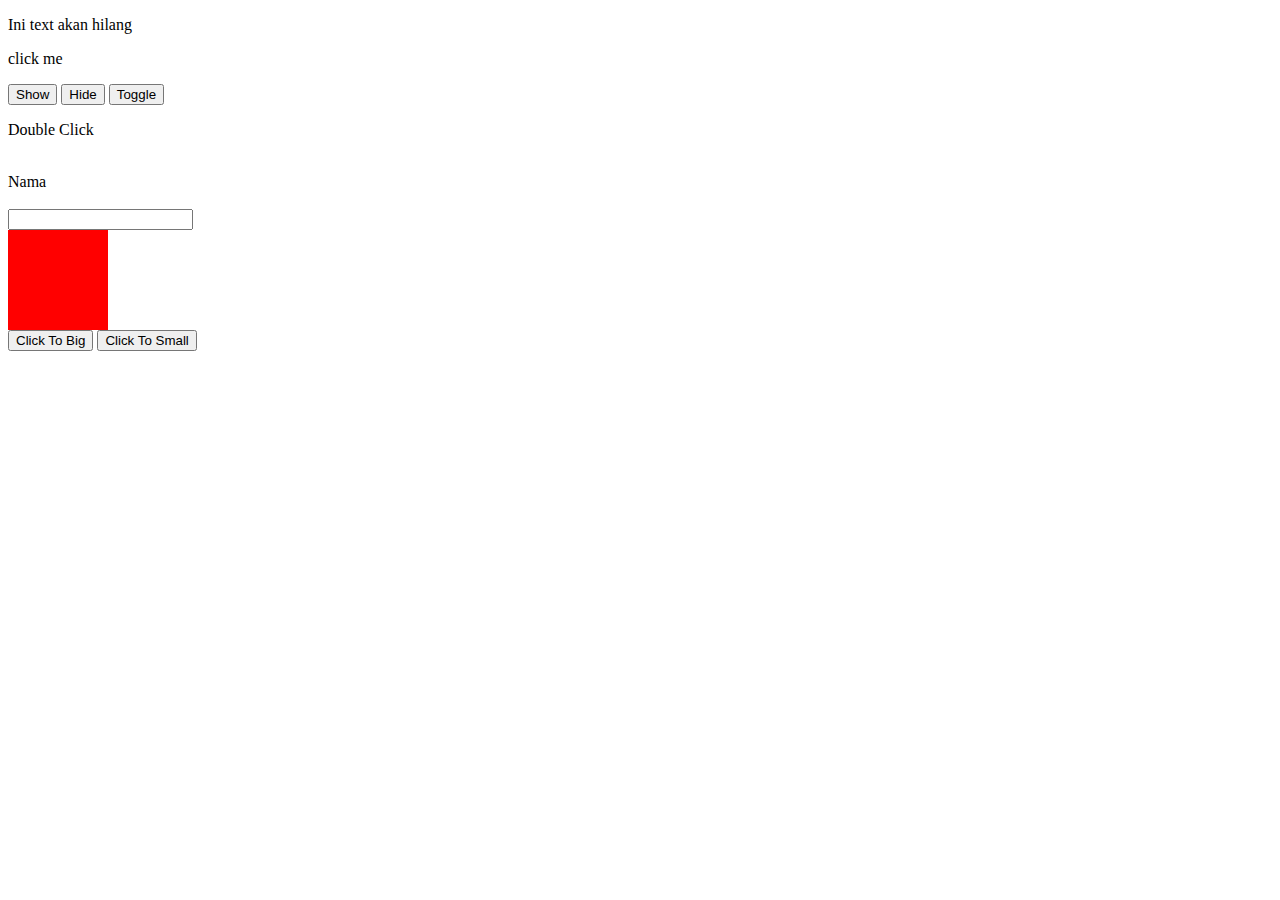
<file: index.html>
<!DOCTYPE html>
<html lang="en">
  <head>
    <meta charset="UTF-8" />
    <meta http-equiv="X-UA-Compatible" content="IE=edge" />
    <meta name="viewport" content="width=device-width, initial-scale=1.0" />
    <title>JQUERY</title>
    <style>
      .red-box {
        width: 100px;
        height: 100px;
        background: red;
      }
    </style>
  </head>
  <body>
    <p>Ini text akan hilang</p>
    <p>click me</p>

    <h1 class="heading" style="display: none">TEST</h1>
    <button class="btn-show">Show</button>
    <button class="btn-hide">Hide</button>
    <button class="toggle">Toggle</button>
    <p class="dbl-click">Double Click</p>

    <br /><label>Nama</label> <br />
    <br />
    <input type="text" class="name" />
    <p class="alert" style="display: none">Form Harus di isi</p>

    <div class="red-box"></div>
    <button class="clickToBig">Click To Big</button>
    <button class="clickToSmall">Click To Small</button>

    <script src="https://ajax.googleapis.com/ajax/libs/jquery/3.6.4/jquery.min.js"></script>
    <script src="index.js"></script>
  </body>
</html>
</file>
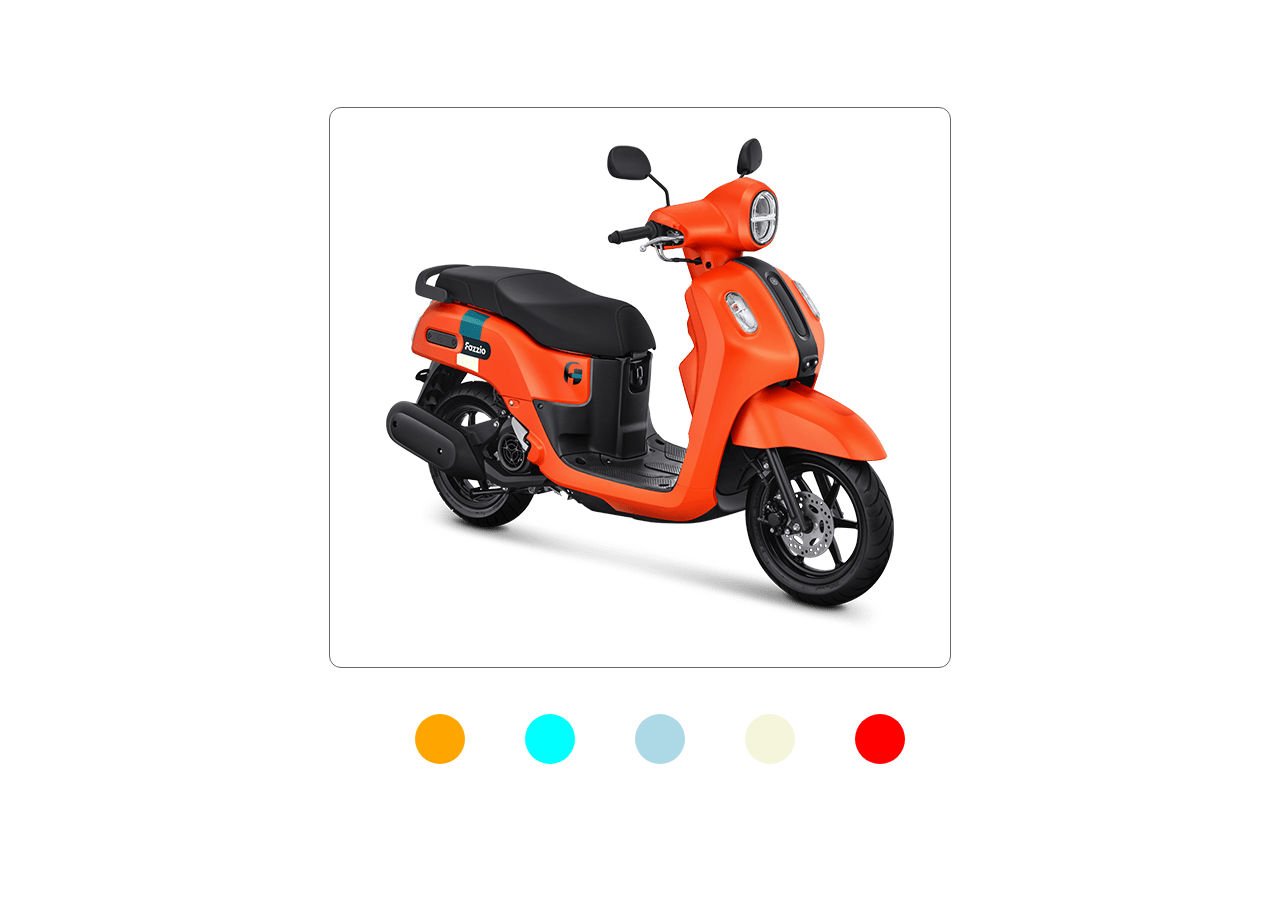
<file: product-tab.html>
<!DOCTYPE html>
<html lang="en">
  <head>
    <meta charset="UTF-8" />
    <meta http-equiv="X-UA-Compatible" content="IE=edge" />
    <meta name="viewport" content="width=device-width, initial-scale=1.0" />
    <title>Product Tab</title>
    <link rel="stylesheet" href="style.css" />
  </head>
  <body>
    <div class="container">
      <div class="product-wrap">
        <div class="product-images">
          <div class="product-image-item" id="option1image">
            <img src="img/orange.png" alt="orange" />
          </div>
          <div class="product-image-item" id="option2image">
            <img src="img/cyan.png" alt="cyan" />
          </div>
          <div class="product-image-item" id="option3image">
            <img src="img/blue.png" alt="blue" />
          </div>
          <div class="product-image-item" id="option4image">
            <img src="img/beige.png" alt="beige" />
          </div>
          <div class="product-image-item" id="option5image">
            <img src="img/red.png" alt="red" />
          </div>
        </div>
        <ul id="options" class="product-colors">
          <li><a id="option1" class="orange">Orange</a></li>
          <li><a id="option2" class="cyan">Cyan</a></li>
          <li><a id="option3" class="blue">Blue</a></li>
          <li><a id="option4" class="beige">Beige</a></li>
          <li><a id="option5" class="red">Red</a></li>
        </ul>
      </div>
    </div>
    <script src="https://ajax.googleapis.com/ajax/libs/jquery/3.6.4/jquery.min.js"></script>
    <script src="index.js"></script>
  </body>
</html>
</file>
<file: style.css>
.container {
    max-width: 1024px;
    margin: 0 auto;
    }

.product-wrap{
    display: flex;
    justify-content: center;
    align-items: center;
    height: 100vh;
    flex-direction: column;
}

.product-images{
    border: 1px solid #666;
    padding: 30px;
    border-radius: 12px;
}

.product-colors{
    list-style: none;
    display: flex;
}
.product-colors li{
    margin: 30px;
}
.product-colors li a{
    display: flex;
    width: 50px;
    height: 50px;
    border-radius: 100px;
    font-size: 0px;
    cursor: pointer;
}

.orange{
    background-color: orange;
}
.cyan{
    background-color: cyan;
}
.blue{
    background-color: lightblue;
}
.beige{
    background-color: beige;
}
.red{
    background-color: red;
}
</file>
